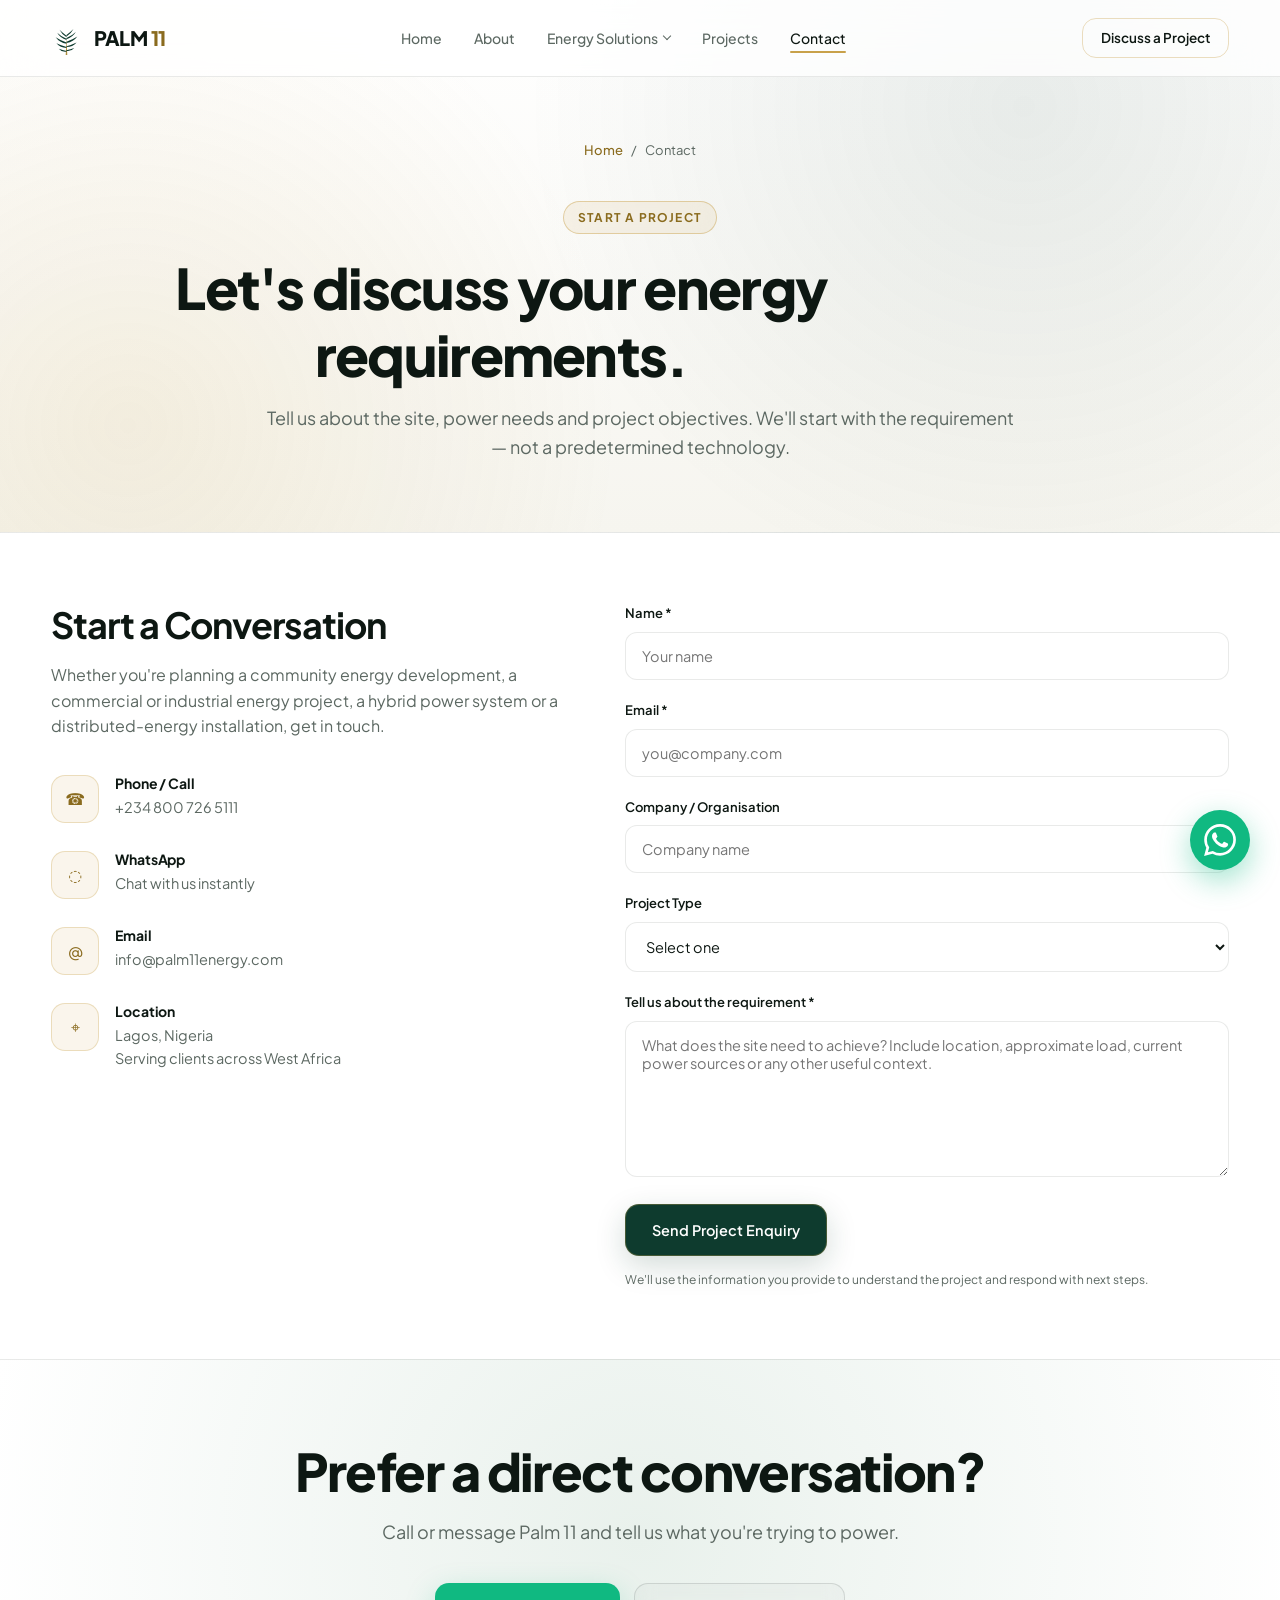
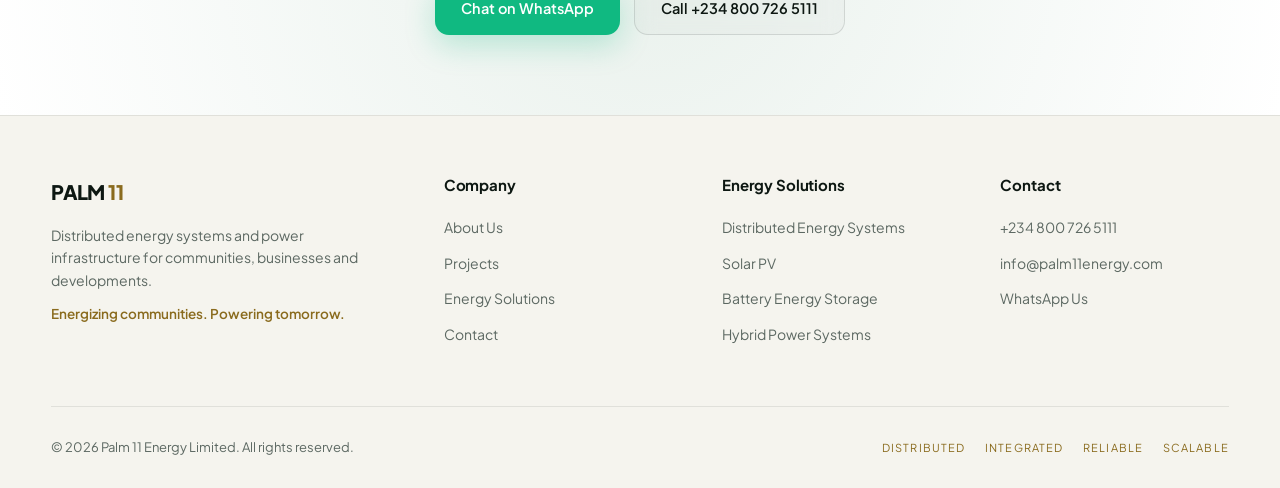
<file: contact.html>
<!DOCTYPE html><html lang="en"><head><meta charset="UTF-8"><meta name="viewport" content="width=device-width, initial-scale=1.0">
<title>Discuss an Energy Project | Palm 11 Energy</title>
<meta name="description" content="Contact Palm 11 Energy to discuss a distributed energy, solar PV, battery storage, hybrid power, community energy or commercial &amp; industrial energy project.">
<meta name="robots" content="index, follow"><link rel="canonical" href="https://www.palm11energy.com/contact.html">
<meta property="og:title" content="Discuss an Energy Project | Palm 11 Energy">
<meta property="og:description" content="Start a conversation about your energy requirements.">
<meta property="og:image" content="https://www.palm11energy.com/images/og-contact.jpg">
<link rel="stylesheet" href="css/styles.css"><link rel="icon" type="image/svg+xml" href="images/logo-mark.svg"></head><body>
<header class="site-header">
  <div class="container nav-wrapper">
    <a href="index.html" class="logo" aria-label="Palm 11 Energy Home">
  <img src="images/logo-mark.svg" class="logo-mark" alt="" aria-hidden="true">
  <span class="logo-text">PALM <span>11</span></span>
</a>
    <nav class="nav-menu" aria-label="Main navigation"><a href="index.html" class="">Home</a>
        <a href="about.html" class="">About</a>
        <div class="nav-dropdown">
          <a href="services.html" class="nav-dropdown-trigger " aria-haspopup="true">Energy Solutions <span class="nav-chevron">⌄</span></a>
          <div class="nav-dropdown-menu">
            <a href="services.html#distributed">Distributed Energy Systems <small>Integrated generation + storage</small></a>
            <a href="services.html#solar">Solar PV <small>Commercial + community scale</small></a>
            <a href="services.html#bess">Battery Energy Storage <small>BESS + load management</small></a>
            <a href="services.html#hybrid">Hybrid Power Systems <small>Solar + battery + gas/CNG + grid</small></a>
            <a href="services.html#community">Community Energy <small>Estates + developments</small></a>
            <a href="services.html#ci">Commercial &amp; Industrial <small>Business + industrial energy</small></a>
            <a href="services.html#eaas">Energy-as-a-Service <small>Service-based infrastructure</small></a>
            <a href="services.html#smart">Smart Energy &amp; Monitoring <small>EMS + metering + data</small></a>
          </div>
        </div>
        <a href="projects.html" class="">Projects</a>
        <a href="contact.html" class="active">Contact</a></nav>
    <div class="nav-cta">
      <a href="contact.html" class="btn btn-outline">Discuss a Project</a>
    </div>
    <button class="mobile-toggle" aria-label="Toggle menu" aria-expanded="false"><span></span><span></span><span></span></button>
  </div>
</header>

<section class="page-hero"><div class="container">
  <div class="breadcrumb"><a href="index.html">Home</a><span>/</span><span>Contact</span></div>
  <span class="eyebrow">Start a Project</span>
  <h1>Let's discuss your energy requirements.</h1>
  <p>Tell us about the site, power needs and project objectives. We'll start with the requirement — not a predetermined technology.</p>
</div></section>

<section class="section"><div class="container"><div class="contact-grid">
  <div class="contact-info">
    <h2>Start a Conversation</h2>
    <p>Whether you're planning a community energy development, a commercial or industrial energy project, a hybrid power system or a distributed-energy installation, get in touch.</p>
    <div class="contact-item"><div class="icon">☎</div><div><h4>Phone / Call</h4><p><a href="tel:+2348007265111">+234 800 726 5111</a></p></div></div>
    <div class="contact-item"><div class="icon">◌</div><div><h4>WhatsApp</h4><p><a href="https://wa.me/2348007265111" target="_blank" rel="noopener">Chat with us instantly</a></p></div></div>
    <div class="contact-item"><div class="icon">@</div><div><h4>Email</h4><p><a href="mailto:info@palm11energy.com">info@palm11energy.com</a></p></div></div>
    <div class="contact-item"><div class="icon">⌖</div><div><h4>Location</h4><p>Lagos, Nigeria<br>Serving clients across West Africa</p></div></div>
  </div>

  <div class="contact-form-wrap">
    <form id="contactForm">
      <div class="form-grid">
        <div class="form-group"><label for="name">Name *</label><input id="name" name="name" type="text" required placeholder="Your name"></div>
        <div class="form-group"><label for="email">Email *</label><input id="email" name="email" type="email" required placeholder="you@company.com"></div>
      </div>
      <div class="form-grid">
        <div class="form-group"><label for="company">Company / Organisation</label><input id="company" name="company" type="text" placeholder="Company name"></div>
        <div class="form-group"><label for="projectType">Project Type</label>
          <select id="projectType" name="projectType">
            <option value="">Select one</option>
            <option>Distributed Energy System</option>
            <option>Solar PV</option>
            <option>Battery Energy Storage (BESS)</option>
            <option>Hybrid Power System</option>
            <option>Gas / CNG Generation</option>
            <option>Community Energy / Estate</option>
            <option>Commercial &amp; Industrial Energy</option>
            <option>Energy-as-a-Service</option>
            <option>Smart Energy / Monitoring</option>
            <option>Other / Not Sure</option>
          </select>
        </div>
      </div>
      <div class="form-group"><label for="message">Tell us about the requirement *</label><textarea id="message" name="message" rows="7" required placeholder="What does the site need to achieve? Include location, approximate load, current power sources or any other useful context."></textarea></div>
      <button type="submit" class="btn btn-primary">Send Project Enquiry</button>
      <p class="form-note">We'll use the information you provide to understand the project and respond with next steps.</p>
    </form>
  </div>
</div></div></section>

<section class="cta-banner"><div class="container">
  <h2>Prefer a direct conversation?</h2>
  <p>Call or message Palm 11 and tell us what you're trying to power.</p>
  <div class="cta-actions">
    <a href="https://wa.me/2348007265111?text=Hello%20Palm%2011%2C%20I%27d%20like%20to%20discuss%20an%20energy%20project" class="btn btn-whatsapp" target="_blank" rel="noopener">Chat on WhatsApp</a>
    <a href="tel:+2348007265111" class="btn btn-outline-white">Call +234 800 726 5111</a>
  </div>
</div></section>

<footer class="site-footer">
  <div class="container">
    <div class="footer-grid">
      <div class="footer-brand">
        <a href="index.html" class="logo-text">PALM <span style="color:var(--gold-ink)">11</span></a>
        <p>Distributed energy systems and power infrastructure for communities, businesses and developments.</p>
        <p class="tagline">Energizing communities. Powering tomorrow.</p>
      </div>
      <div class="footer-col"><h4>Company</h4><ul>
        <li><a href="about.html">About Us</a></li><li><a href="projects.html">Projects</a></li><li><a href="services.html">Energy Solutions</a></li><li><a href="contact.html">Contact</a></li>
      </ul></div>
      <div class="footer-col"><h4>Energy Solutions</h4><ul>
        <li><a href="services.html#distributed">Distributed Energy Systems</a></li>
        <li><a href="services.html#solar">Solar PV</a></li>
        <li><a href="services.html#bess">Battery Energy Storage</a></li>
        <li><a href="services.html#hybrid">Hybrid Power Systems</a></li>
      </ul></div>
      <div class="footer-col"><h4>Contact</h4><ul>
        <li><a href="tel:+2348007265111">+234 800 726 5111</a></li>
        <li><a href="mailto:info@palm11energy.com">info@palm11energy.com</a></li>
        <li><a href="https://wa.me/2348007265111" target="_blank" rel="noopener">WhatsApp Us</a></li>
      </ul></div>
    </div>
    <div class="footer-bottom"><p>© 2026 Palm 11 Energy Limited. All rights reserved.</p><div class="values"><span>Distributed</span><span>Integrated</span><span>Reliable</span><span>Scalable</span></div></div>
  </div>
</footer>
<a href="https://wa.me/2348007265111?text=Hello%20Palm%2011%2C%20I%27d%20like%20to%20discuss%20an%20energy%20project" class="whatsapp-float" target="_blank" rel="noopener" aria-label="Chat on WhatsApp"><svg viewBox="0 0 24 24"><path d="M17.472 14.382c-.297-.149-1.758-.867-2.03-.967-.273-.099-.471-.148-.67.15-.197.297-.767.966-.94 1.164-.173.199-.347.223-.644.075-.297-.15-1.255-.463-2.39-1.475-.883-.788-1.48-1.761-1.653-2.059-.173-.297-.018-.458.13-.606.134-.133.298-.347.446-.52.149-.174.198-.298.298-.497.099-.198.05-.371-.025-.52-.075-.149-.669-1.612-.916-2.207-.242-.579-.487-.5-.669-.51-.173-.008-.371-.01-.57-.01-.198 0-.52.074-.792.372-.272.297-1.04 1.016-1.04 2.479 0 1.462 1.065 2.875 1.213 3.074.149.198 2.096 3.2 5.077 4.487.709.306 1.262.489 1.694.625.712.227 1.36.195 1.871.118.571-.085 1.758-.719 2.006-1.413.248-.694.248-1.289.173-1.413-.074-.124-.272-.198-.57-.347m-5.421 7.403h-.004a9.87 9.87 0 01-5.031-1.378l-.361-.214-3.741.982.998-3.648-.235-.374a9.86 9.86 0 01-1.51-5.26c.001-5.45 4.436-9.884 9.888-9.884 2.64 0 5.122 1.03 6.988 2.898a9.825 9.825 0 012.893 6.994c-.003 5.45-4.435 9.884-9.885 9.884m8.413-18.297A11.815 11.815 0 0012.05 0C5.495 0 .16 5.335.157 11.892c0 2.096.547 4.142 1.588 5.945L.057 24l6.305-1.654a11.882 11.882 0 005.683 1.448h.005c6.554 0 11.89-5.335 11.893-11.893a11.821 11.821 0 00-3.48-8.413z"/></svg></a>
<script src="js/main.js"></script></body></html>
</file>
<file: css/styles.css>
/* ============================================
   PALM 11 ENERGY LIMITED
   Modern premium design system
   Font: Plus Jakarta Sans
   ============================================ */

@import url('https://fonts.googleapis.com/css2?family=Plus+Jakarta+Sans:wght@300;400;500;600;700;800&display=swap');

:root {
  --bg: #ffffff;
  --bg-surface: #f7f6f1;
  --bg-card: #ffffff;
  --border: rgba(200, 161, 74, 0.35);
  --border-light: rgba(13, 23, 18, 0.09);
  --gold: #C8A14A;
  --gold-light: #e2be68;
  --gold-ink: #8a6b1e;
  --emerald-dark: #0E3B2E;
  --emerald-glow: rgba(14, 59, 46, 0.12);
  --text-main: #0d1712;
  --text-muted: #5c6862;
  --cream: #f4f3ed;
  --white: #ffffff;
  --shadow: 0 10px 30px rgba(13, 23, 18, 0.08);
  --shadow-lg: 0 25px 50px rgba(13, 23, 18, 0.12);
  --radius: 16px;
  --radius-lg: 24px;
  --radius-xl: 28px;
  --transition: all 0.3s cubic-bezier(0.16, 1, 0.3, 1);
}

*, *::before, *::after {
  box-sizing: border-box;
  margin: 0;
  padding: 0;
}

html {
  scroll-behavior: smooth;
  font-size: 16px;
}

body {
  font-family: 'Plus Jakarta Sans', system-ui, -apple-system, sans-serif;
  line-height: 1.6;
  background: var(--bg);
  color: var(--text-main);
  overflow-x: hidden;
  -webkit-font-smoothing: antialiased;
}

img {
  max-width: 100%;
  height: auto;
  display: block;
}

a {
  text-decoration: none;
  color: inherit;
  transition: var(--transition);
}

ul, ol {
  list-style: none;
}

h1, h2, h3, h4, h5, h6 {
  font-family: 'Plus Jakarta Sans', sans-serif;
  font-weight: 700;
  line-height: 1.2;
  color: var(--text-main);
  letter-spacing: -0.03em;
}

.container {
  width: min(1200px, 92%);
  margin: 0 auto;
}

.section {
  padding: 70px 0;
}

.section-header {
  text-align: center;
  max-width: 700px;
  margin: 0 auto 50px;
}

.section-header .eyebrow {
  margin-bottom: 12px;
}

.section-header h2 {
  font-size: clamp(32px, 4.5vw, 48px);
  font-weight: 700;
  letter-spacing: -0.03em;
  margin-top: 12px;
  margin-bottom: 16px;
}

.section-header p {
  color: var(--text-muted);
  font-size: 17px;
}

.eyebrow {
  display: inline-flex;
  align-items: center;
  padding: 6px 14px;
  margin-bottom: 20px;
  border: 1px solid rgba(200, 161, 74, 0.45);
  border-radius: 999px;
  background: rgba(200, 161, 74, 0.1);
  backdrop-filter: blur(12px);
  color: var(--gold-ink);
  font-size: 12px;
  font-weight: 700;
  letter-spacing: 0.1em;
  text-transform: uppercase;
}

.btn {
  display: inline-flex;
  align-items: center;
  justify-content: center;
  gap: 8px;
  min-height: 52px;
  padding: 0 26px;
  border-radius: 14px;
  font-family: 'Plus Jakarta Sans', sans-serif;
  font-weight: 600;
  font-size: 14.5px;
  border: none;
  cursor: pointer;
  white-space: nowrap;
  transition: var(--transition);
}

.btn-gold {
  background: linear-gradient(135deg, var(--gold) 0%, #b38b36 100%);
  color: #050b08;
  box-shadow: 0 10px 30px rgba(200, 161, 74, 0.25);
}

.btn-gold:hover {
  transform: translateY(-2px);
  background: linear-gradient(135deg, var(--gold-light) 0%, var(--gold) 100%);
  box-shadow: 0 15px 35px rgba(200, 161, 74, 0.4);
}

.btn-outline {
  background: transparent;
  color: var(--text-main);
  border: 1px solid var(--border);
}

.btn-outline:hover {
  background: rgba(200, 161, 74, 0.08);
  border-color: var(--gold);
}

.btn-outline-white {
  background: rgba(13, 23, 18, 0.02);
  color: var(--text-main);
  border: 1px solid rgba(13, 23, 18, 0.12);
  backdrop-filter: blur(10px);
}

.btn-outline-white:hover {
  background: rgba(13, 23, 18, 0.05);
  border-color: rgba(13, 23, 18, 0.28);
}

.btn-whatsapp {
  background: #10b981;
  color: #fff;
  box-shadow: 0 10px 30px rgba(16, 185, 129, 0.25);
}

.btn-whatsapp:hover {
  transform: translateY(-2px);
  background: #059669;
  box-shadow: 0 15px 35px rgba(16, 185, 129, 0.4);
}

.btn-primary {
  background: var(--emerald-dark);
  color: #fff;
  border: 1px solid rgba(200, 161, 74, 0.3);
  box-shadow: 0 10px 30px rgba(14, 59, 46, 0.18);
}

.btn-primary:hover {
  transform: translateY(-2px);
  background: #154c3c;
  border-color: var(--gold);
}

.site-header {
  position: fixed;
  top: 0;
  width: 100%;
  z-index: 1000;
  padding: 18px 0;
  background: rgba(255, 255, 255, 0.78);
  backdrop-filter: blur(20px);
  -webkit-backdrop-filter: blur(20px);
  border-bottom: 1px solid var(--border-light);
  transition: var(--transition);
}

.site-header.scrolled {
  background: rgba(255, 255, 255, 0.92);
  box-shadow: 0 4px 20px rgba(13, 23, 18, 0.06);
}

.nav-wrapper {
  display: flex;
  align-items: center;
  justify-content: space-between;
  gap: 20px;
}

.logo {
  display: flex;
  align-items: center;
  gap: 12px;
}

.logo-mark {
  height: 38px;
  width: auto;
}

.logo-text {
  font-size: 20px;
  font-weight: 800;
  letter-spacing: -0.03em;
  color: var(--text-main);
}

.logo-text span {
  color: var(--gold-ink);
}

.nav-menu {
  display: flex;
  gap: 32px;
  align-items: center;
}

.nav-menu a {
  font-size: 14px;
  font-weight: 500;
  color: var(--text-muted);
  transition: color 0.2s ease;
  position: relative;
}

.nav-menu a:hover,
.nav-menu a.active {
  color: var(--text-main);
}

.nav-menu a.active::after {
  content: '';
  position: absolute;
  bottom: -4px;
  left: 0;
  width: 100%;
  height: 2px;
  background: var(--gold);
  border-radius: 2px;
}

.nav-cta {
  display: flex;
  gap: 12px;
  align-items: center;
}

.nav-cta .btn {
  min-height: 40px;
  padding: 0 18px;
  font-size: 13.5px;
}

.mobile-toggle {
  display: none;
  background: none;
  border: none;
  cursor: pointer;
  flex-direction: column;
  gap: 5px;
  padding: 8px;
}

.mobile-toggle span {
  display: block;
  width: 24px;
  height: 2px;
  background: var(--text-main);
  border-radius: 2px;
  transition: var(--transition);
}

.hero {
  min-height: auto;
  display: flex;
  align-items: center;
  padding: 130px 0 70px;
  position: relative;
  background:
    radial-gradient(circle at 80% 20%, rgba(14, 59, 46, 0.09), transparent 45%),
    radial-gradient(circle at 10% 80%, rgba(200, 161, 74, 0.14), transparent 40%),
    linear-gradient(180deg, #ffffff 0%, #f6f5ef 100%);
}

.hero-content {
  max-width: 820px;
}

.hero h1 {
  font-size: clamp(42px, 7vw, 76px);
  font-weight: 800;
  letter-spacing: -0.035em;
  line-height: 1.08;
  margin-bottom: 24px;
  color: var(--text-main);
}

.hero h1 span {
  background: linear-gradient(135deg, var(--gold) 0%, var(--gold-ink) 100%);
  -webkit-background-clip: text;
  -webkit-text-fill-color: transparent;
  background-clip: text;
}

.hero p {
  font-size: 19px;
  color: var(--text-muted);
  max-width: 700px;
  margin-bottom: 36px;
  font-weight: 400;
}

.hero-actions {
  display: flex;
  gap: 16px;
  flex-wrap: wrap;
  margin-bottom: 40px;
}

.hero-stats {
  display: flex;
  flex-wrap: wrap;
  gap: 40px;
  padding-top: 30px;
  border-top: 1px solid var(--border-light);
}

.stat-item h3 {
  font-size: 34px;
  font-weight: 800;
  color: var(--gold-ink);
  letter-spacing: -0.03em;
  margin-bottom: 4px;
}

.stat-item p {
  font-size: 13.5px;
  color: var(--text-muted);
  margin-bottom: 0;
}

.values-bar {
  background: var(--bg-surface);
  border-top: 1px solid var(--border-light);
  border-bottom: 1px solid var(--border-light);
  padding: 20px 0;
}

.values-bar .container {
  display: flex;
  justify-content: space-around;
  align-items: center;
  flex-wrap: wrap;
  gap: 20px;
  text-transform: uppercase;
  font-size: 13px;
  font-weight: 700;
  letter-spacing: 0.15em;
  color: var(--gold-ink);
}

.values-bar span {
  display: inline-flex;
  align-items: center;
  gap: 10px;
}

.values-bar span::before {
  content: "✦";
  color: var(--text-muted);
  font-size: 10px;
}

.about-preview {
  background: var(--bg);
}

.about-grid {
  display: grid;
  grid-template-columns: 1fr 1fr;
  gap: 60px;
  align-items: center;
}

.about-image {
  position: relative;
  border-radius: var(--radius-xl);
  overflow: hidden;
  border: 1px solid var(--border);
  box-shadow: 0 30px 60px rgba(13, 23, 18, 0.12);
}

.about-image img {
  width: 100%;
  height: 100%;
  min-height: 380px;
  object-fit: cover;
  display: block;
  transition: transform 0.6s cubic-bezier(0.16, 1, 0.3, 1);
}

.about-image:hover img {
  transform: scale(1.03);
}

.about-content h2 {
  font-size: clamp(28px, 3.5vw, 42px);
  font-weight: 700;
  letter-spacing: -0.03em;
  margin: 12px 0 20px;
}

.about-content p {
  color: var(--text-muted);
  font-size: 16px;
  margin-bottom: 20px;
}

.about-content .btn {
  margin-top: 12px;
}

.services-grid {
  display: grid;
  grid-template-columns: repeat(3, 1fr);
  gap: 24px;
}

.service-card {
  background: var(--bg-surface);
  border: 1px solid var(--border-light);
  border-radius: var(--radius-lg);
  padding: 38px 32px;
  transition: var(--transition);
  position: relative;
  overflow: hidden;
  display: flex;
  flex-direction: column;
}

.service-card::before {
  content: '';
  position: absolute;
  top: 0;
  left: 0;
  width: 100%;
  height: 2px;
  background: linear-gradient(90deg, transparent, var(--gold), transparent);
  opacity: 0;
  transition: opacity 0.3s ease;
}

.service-card:hover {
  transform: translateY(-6px);
  border-color: var(--border);
  background: var(--bg-card);
  box-shadow: var(--shadow-lg);
}

.service-card:hover::before {
  opacity: 1;
}

.service-icon {
  width: 56px;
  height: 56px;
  border-radius: 16px;
  background: rgba(200, 161, 74, 0.1);
  border: 1px solid rgba(200, 161, 74, 0.3);
  display: flex;
  align-items: center;
  justify-content: center;
  color: var(--gold-ink);
  margin-bottom: 24px;
}

.service-icon svg {
  width: 26px;
  height: 26px;
}

.service-card h3 {
  font-size: 20px;
  font-weight: 700;
  letter-spacing: -0.02em;
  margin-bottom: 12px;
}

.service-card p {
  color: var(--text-muted);
  font-size: 14.5px;
  margin-bottom: 24px;
  flex-grow: 1;
}

.service-card a {
  font-size: 14px;
  font-weight: 600;
  color: var(--gold-ink);
  display: inline-flex;
  align-items: center;
  gap: 6px;
  transition: gap 0.2s ease;
}

.service-card a:hover {
  gap: 10px;
}

.projects-grid {
  display: grid;
  grid-template-columns: repeat(2, 1fr);
  gap: 30px;
}

.project-card {
  background: var(--bg-card);
  border: 1px solid var(--border-light);
  border-radius: var(--radius-xl);
  overflow: hidden;
  transition: var(--transition);
}

.project-card:hover {
  transform: translateY(-6px);
  border-color: var(--border);
  box-shadow: 0 30px 60px rgba(13, 23, 18, 0.12);
}

.project-image {
  position: relative;
  height: 260px;
  overflow: hidden;
}

.project-image img {
  width: 100%;
  height: 100%;
  object-fit: cover;
  transition: transform 0.6s cubic-bezier(0.16, 1, 0.3, 1);
}

.project-card:hover .project-image img {
  transform: scale(1.05);
}

.project-badge {
  position: absolute;
  top: 18px;
  right: 18px;
  background: rgba(255, 255, 255, 0.9);
  backdrop-filter: blur(12px);
  border: 1px solid var(--border);
  color: var(--gold-ink);
  padding: 6px 14px;
  border-radius: 99px;
  font-size: 12px;
  font-weight: 600;
}

.project-body {
  padding: 34px;
}

.project-body h3 {
  font-size: 22px;
  font-weight: 700;
  letter-spacing: -0.02em;
  margin-bottom: 10px;
}

.project-meta {
  display: flex;
  gap: 16px;
  font-size: 13px;
  color: var(--text-muted);
  margin-bottom: 16px;
  flex-wrap: wrap;
}

.project-body p {
  color: var(--text-muted);
  font-size: 15px;
  margin-bottom: 24px;
}

.project-stats {
  display: grid;
  grid-template-columns: repeat(3, 1fr);
  gap: 12px;
  padding-top: 20px;
  border-top: 1px solid var(--border-light);
}

.project-stats div strong {
  display: block;
  font-size: 17px;
  color: var(--text-main);
  font-weight: 700;
}

.project-stats div span {
  font-size: 12px;
  color: var(--text-muted);
}

.cta-banner {
  padding: 80px 0;
  background: radial-gradient(circle at center, #e9f1ec 0%, var(--bg) 100%);
  text-align: center;
  position: relative;
  overflow: hidden;
  border-top: 1px solid var(--border-light);
}

.cta-banner h2 {
  font-size: clamp(34px, 5vw, 52px);
  font-weight: 800;
  letter-spacing: -0.03em;
  margin-bottom: 16px;
  color: var(--text-main);
}

.cta-banner p {
  color: var(--text-muted);
  font-size: 18px;
  max-width: 640px;
  margin: 0 auto 36px;
}

.cta-actions {
  display: flex;
  justify-content: center;
  gap: 14px;
  flex-wrap: wrap;
}

.page-hero {
  padding: 140px 0 70px;
  text-align: center;
  background:
    radial-gradient(circle at 80% 20%, rgba(14, 59, 46, 0.09), transparent 45%),
    radial-gradient(circle at 10% 80%, rgba(200, 161, 74, 0.12), transparent 40%),
    linear-gradient(180deg, #ffffff 0%, #f6f5ef 100%);
  border-bottom: 1px solid var(--border-light);
}

.page-hero h1 {
  font-size: clamp(36px, 5vw, 56px);
  font-weight: 800;
  letter-spacing: -0.03em;
  margin-bottom: 16px;
  color: var(--text-main);
}

.page-hero p {
  max-width: 560px;
  margin: 0 auto;
  color: var(--text-muted);
  font-size: 18px;
}

.breadcrumb {
  display: flex;
  justify-content: center;
  gap: 8px;
  margin-bottom: 20px;
  font-size: 13px;
  color: var(--text-muted);
}

.breadcrumb a {
  color: var(--gold-ink);
  font-weight: 500;
}

.breadcrumb a:hover {
  color: var(--gold);
}

.mission-vision {
  display: grid;
  grid-template-columns: 1fr 1fr;
  gap: 28px;
}

.mv-card {
  background: var(--bg-surface);
  padding: 40px;
  border-radius: var(--radius-lg);
  border: 1px solid var(--border-light);
  border-left: 4px solid var(--gold);
}

.mv-card h3 {
  margin-bottom: 16px;
  font-size: 22px;
}

.mv-card p {
  color: var(--text-muted);
  font-size: 15px;
}

.values-grid {
  display: grid;
  grid-template-columns: repeat(4, 1fr);
  gap: 24px;
}

.value-card {
  text-align: center;
  padding: 36px 24px;
  background: var(--bg-surface);
  border: 1px solid var(--border-light);
  border-radius: var(--radius-lg);
  transition: var(--transition);
}

.value-card:hover {
  box-shadow: var(--shadow);
  border-color: var(--border);
  transform: translateY(-4px);
}

.value-card .icon {
  width: 64px;
  height: 64px;
  margin: 0 auto 20px;
  background: rgba(200, 161, 74, 0.1);
  border: 1px solid rgba(200, 161, 74, 0.3);
  border-radius: 50%;
  display: flex;
  align-items: center;
  justify-content: center;
  color: var(--gold-ink);
}

.value-card h4 {
  font-size: 17px;
  margin-bottom: 10px;
}

.value-card p {
  font-size: 14px;
  color: var(--text-muted);
}

.service-detail {
  display: grid;
  grid-template-columns: 1fr 1fr;
  gap: 48px;
  align-items: center;
  margin-bottom: 72px;
}

.service-detail:nth-child(even) {
  direction: rtl;
}

.service-detail:nth-child(even) > * {
  direction: ltr;
}

.service-detail-image {
  border-radius: var(--radius-xl);
  overflow: hidden;
  border: 1px solid var(--border);
  box-shadow: 0 20px 50px rgba(13, 23, 18, 0.1);
  height: 340px;
}

.service-detail-image img {
  width: 100%;
  height: 100%;
  object-fit: cover;
}

.service-detail-content h3 {
  font-size: 28px;
  margin-bottom: 16px;
}

.service-detail-content p {
  color: var(--text-muted);
  margin-bottom: 16px;
  font-size: 15.5px;
}

.service-detail-content ul {
  margin: 20px 0 28px;
}

.service-detail-content ul li {
  position: relative;
  padding-left: 28px;
  margin-bottom: 12px;
  color: var(--text-muted);
  font-size: 15px;
}

.service-detail-content ul li::before {
  content: '✓';
  position: absolute;
  left: 0;
  color: var(--gold-ink);
  font-weight: 700;
}

.project-filters {
  display: flex;
  justify-content: center;
  gap: 10px;
  margin-bottom: 40px;
  flex-wrap: wrap;
}

.filter-btn {
  padding: 10px 20px;
  border: 1px solid var(--border-light);
  background: transparent;
  border-radius: 99px;
  font-family: 'Plus Jakarta Sans', sans-serif;
  font-size: 13.5px;
  font-weight: 600;
  cursor: pointer;
  transition: var(--transition);
  color: var(--text-muted);
}

.filter-btn:hover,
.filter-btn.active {
  background: var(--emerald-dark);
  color: #fff;
  border-color: var(--emerald-dark);
}

.contact-grid {
  display: grid;
  grid-template-columns: 1fr 1.15fr;
  gap: 48px;
}

.contact-info h2 {
  font-size: clamp(28px, 3.5vw, 36px);
  margin-bottom: 16px;
}

.contact-info > p {
  color: var(--text-muted);
  margin-bottom: 36px;
  font-size: 16px;
}

.contact-item {
  display: flex;
  gap: 16px;
  margin-bottom: 28px;
}

.contact-item .icon {
  width: 48px;
  height: 48px;
  background: rgba(200, 161, 74, 0.1);
  border: 1px solid rgba(200, 161, 74, 0.3);
  border-radius: 14px;
  display: flex;
  align-items: center;
  justify-content: center;
  flex-shrink: 0;
  color: var(--gold-ink);
}

.contact-item h4 {
  font-size: 14px;
  font-weight: 700;
  margin-bottom: 4px;
  color: var(--text-main);
  letter-spacing: -0.01em;
}

.contact-item p,
.contact-item a {
  color: var(--text-muted);
  font-size: 14.5px;
}

.contact-item a:hover {
  color: var(--gold-ink);
}

.contact-form {
  background: var(--bg-surface);
  padding: 40px;
  border-radius: var(--radius-xl);
  border: 1px solid var(--border-light);
}

.contact-form h3 {
  font-size: 22px;
  margin-bottom: 8px;
}

.form-group {
  margin-bottom: 20px;
}

.form-group label {
  display: block;
  font-size: 13px;
  font-weight: 600;
  margin-bottom: 8px;
  color: var(--text-main);
}

.form-group input,
.form-group select,
.form-group textarea {
  width: 100%;
  padding: 14px 16px;
  border: 1px solid var(--border-light);
  border-radius: 12px;
  font-family: 'Plus Jakarta Sans', sans-serif;
  font-size: 14.5px;
  background: var(--white);
  color: var(--text-main);
  transition: var(--transition);
}

.form-group input:focus,
.form-group select:focus,
.form-group textarea:focus {
  outline: none;
  border-color: var(--gold);
  box-shadow: 0 0 0 3px rgba(200, 161, 74, 0.15);
}

.form-group textarea {
  min-height: 140px;
  resize: vertical;
}

.form-row {
  display: grid;
  grid-template-columns: 1fr 1fr;
  gap: 16px;
}

.site-footer {
  background: #f5f4ee;
  padding: 60px 0 30px;
  border-top: 1px solid var(--border-light);
}

.footer-grid {
  display: grid;
  grid-template-columns: 1.5fr 1fr 1fr 1fr;
  gap: 50px;
  margin-bottom: 50px;
}

.footer-brand .logo-text {
  margin-bottom: 16px;
  display: inline-block;
}

.footer-brand p {
  color: var(--text-muted);
  font-size: 14px;
  margin-bottom: 12px;
}

.footer-brand .tagline {
  color: var(--gold-ink);
  font-weight: 600;
  font-size: 13.5px;
}

.footer-col h4 {
  font-size: 15px;
  font-weight: 700;
  color: var(--text-main);
  margin-bottom: 20px;
  letter-spacing: -0.01em;
}

.footer-col ul li {
  margin-bottom: 12px;
}

.footer-col a {
  font-size: 14px;
  color: var(--text-muted);
  transition: color 0.2s ease;
}

.footer-col a:hover {
  color: var(--gold-ink);
}

.footer-bottom {
  display: flex;
  justify-content: space-between;
  align-items: center;
  padding-top: 30px;
  border-top: 1px solid var(--border-light);
  font-size: 13px;
  color: var(--text-muted);
  flex-wrap: wrap;
  gap: 20px;
}

.footer-bottom .values {
  display: flex;
  gap: 20px;
  text-transform: uppercase;
  font-size: 11px;
  letter-spacing: 0.1em;
  color: var(--gold-ink);
  flex-wrap: wrap;
}

.whatsapp-float {
  position: fixed;
  bottom: 30px;
  right: 30px;
  width: 60px;
  height: 60px;
  background: #10b981;
  border-radius: 50%;
  display: flex;
  align-items: center;
  justify-content: center;
  box-shadow: 0 10px 30px rgba(16, 185, 129, 0.4);
  z-index: 999;
  transition: var(--transition);
}

.whatsapp-float:hover {
  transform: scale(1.1) translateY(-3px);
  box-shadow: 0 15px 40px rgba(16, 185, 129, 0.6);
}

.whatsapp-float svg {
  width: 32px;
  height: 32px;
  fill: #fff;
}

@media (max-width: 960px) {
  .nav-menu {
    position: fixed;
    top: 74px;
    left: 0;
    right: 0;
    background: rgba(255, 255, 255, 0.98);
    backdrop-filter: blur(20px);
    flex-direction: column;
    padding: 28px;
    gap: 20px;
    box-shadow: var(--shadow-lg);
    transform: translateY(-120%);
    opacity: 0;
    visibility: hidden;
    transition: var(--transition);
    border-bottom: 1px solid var(--border-light);
  }

  .nav-menu.open {
    transform: translateY(0);
    opacity: 1;
    visibility: visible;
  }

  .mobile-toggle {
    display: flex;
  }

  .nav-cta {
    display: none;
  }

  .about-grid,
  .contact-grid,
  .service-detail,
  .mission-vision,
  .projects-grid,
  .footer-grid {
    grid-template-columns: 1fr;
  }

  .service-detail:nth-child(even) {
    direction: ltr;
  }

  .services-grid {
    grid-template-columns: repeat(2, 1fr);
  }

  .values-grid {
    grid-template-columns: 1fr 1fr;
  }

  .hero-stats {
    gap: 30px;
  }
}

@media (max-width: 640px) {
  .section {
    padding: 56px 0;
  }

  .services-grid,
  .values-grid {
    grid-template-columns: 1fr;
  }

  .form-row {
    grid-template-columns: 1fr;
  }

  .hero {
    padding-top: 110px;
  }

  .hero-actions,
  .cta-actions {
    flex-direction: column;
  }

  .hero-actions .btn,
  .cta-actions .btn {
    width: 100%;
    justify-content: center;
  }

  .hero-stats {
    gap: 24px;
  }

  .stat-item h3 {
    font-size: 28px;
  }

  .stat-item p {
    font-size: 12.5px;
  }

  .footer-bottom {
    flex-direction: column;
    text-align: center;
  }

  .page-hero {
    padding: 120px 0 56px;
  }

  .contact-form {
    padding: 28px 20px;
  }
}

:focus-visible {
  outline: 2px solid var(--gold);
  outline-offset: 3px;
}

.sr-only {
  position: absolute;
  width: 1px;
  height: 1px;
  padding: 0;
  margin: -1px;
  overflow: hidden;
  clip: rect(0, 0, 0, 0);
  border: 0;
}

/* ============================================
   PALM 11 ENERGY INFRASTRUCTURE UPDATE
   ============================================ */
.nav-dropdown{position:relative;display:flex;align-items:center;height:100%;}
.nav-dropdown-trigger{display:flex!important;align-items:center;gap:6px;}
.nav-chevron{font-size:15px;line-height:1;transform:translateY(-1px);}
.nav-dropdown-menu{position:absolute;top:calc(100% + 18px);left:50%;transform:translateX(-50%) translateY(8px);width:290px;background:#fff;border:1px solid var(--border-light);border-radius:18px;box-shadow:var(--shadow-lg);padding:10px;opacity:0;visibility:hidden;pointer-events:none;transition:var(--transition);}
.nav-dropdown:hover .nav-dropdown-menu,.nav-dropdown:focus-within .nav-dropdown-menu{opacity:1;visibility:visible;pointer-events:auto;transform:translateX(-50%) translateY(0);}
.nav-dropdown-menu a{display:flex!important;flex-direction:column;align-items:flex-start!important;gap:2px;padding:12px 13px;border-radius:11px;font-size:13px;font-weight:700;}
.nav-dropdown-menu a:hover{background:var(--bg-surface);color:var(--emerald-dark);}
.nav-dropdown-menu small{font-size:11px;font-weight:500;color:var(--text-muted);}
.hero-infrastructure{min-height:720px;background:linear-gradient(90deg,rgba(6,29,22,.93) 0%,rgba(6,29,22,.78) 48%,rgba(6,29,22,.30) 100%),url('https://images.unsplash.com/photo-1497435334941-8c899ee9e8e9?w=1800&q=88') center/cover no-repeat;}
.hero-infrastructure .hero-content{max-width:820px;padding:130px 0 80px;}
.hero-infrastructure h1{max-width:900px;}
.hero-infrastructure h1 span{color:var(--gold-light);}
.hero-infrastructure .hero-content>p{max-width:760px;font-size:18px;}
.hero-note{margin-top:28px;color:rgba(255,255,255,.78);font-size:12px;letter-spacing:.08em;text-transform:uppercase;display:flex;align-items:center;gap:10px;flex-wrap:wrap;}
.hero-note span{width:7px;height:7px;background:var(--gold);border-radius:50%;box-shadow:0 0 0 5px rgba(200,161,74,.14);}
.capability-grid{display:grid;grid-template-columns:repeat(3,1fr);gap:16px;}
.capability-card{position:relative;padding:30px;border:1px solid var(--border-light);border-radius:var(--radius-lg);background:#fff;min-height:250px;box-shadow:0 8px 25px rgba(13,23,18,.04);transition:var(--transition);}
.capability-card:hover{transform:translateY(-5px);box-shadow:var(--shadow);border-color:var(--border);}
.capability-card.featured{background:var(--emerald-dark);color:#fff;border-color:rgba(200,161,74,.35);}
.capability-card.featured h3,.capability-card.featured p{color:#fff;}
.capability-card.featured p{color:rgba(255,255,255,.75);}
.capability-card h3{font-size:22px;margin:28px 0 12px;}
.capability-card p{color:var(--text-muted);font-size:14px;margin-bottom:22px;}
.capability-card a{font-size:13px;font-weight:700;color:var(--emerald-dark);}
.capability-card.featured a{color:var(--gold-light);}
.capability-number{font-size:11px;font-weight:800;letter-spacing:.12em;color:var(--gold-ink);}
.capability-card.featured .capability-number{color:var(--gold-light);}
.market-section{background:var(--bg-surface);border-top:1px solid var(--border-light);border-bottom:1px solid var(--border-light);}
.market-grid{display:grid;grid-template-columns:repeat(4,1fr);gap:1px;background:var(--border-light);border:1px solid var(--border-light);border-radius:var(--radius-lg);overflow:hidden;}
.market-grid>div{background:#fff;padding:28px;min-height:145px;display:flex;flex-direction:column;justify-content:space-between;}
.market-grid strong{font-size:19px;}
.market-grid span{font-size:13px;color:var(--text-muted);}
.solution-stack{display:flex;flex-direction:column;gap:22px;}
.solution-block{display:grid;grid-template-columns:70px 1fr 43%;gap:35px;align-items:center;border:1px solid var(--border-light);border-radius:var(--radius-xl);padding:32px;background:#fff;box-shadow:0 8px 28px rgba(13,23,18,.035);scroll-margin-top:110px;}
.solution-block.reverse{grid-template-columns:43% 1fr 70px;}
.solution-block.reverse .solution-index{grid-column:3;grid-row:1;}
.solution-block.reverse .solution-copy{grid-column:2;grid-row:1;}
.solution-block.reverse .solution-image{grid-column:1;grid-row:1;}
.solution-index{align-self:start;font-size:12px;font-weight:800;color:var(--gold-ink);letter-spacing:.12em;padding-top:4px;}
.solution-copy h2{font-size:clamp(28px,3vw,40px);margin:8px 0 15px;}
.solution-copy p{color:var(--text-muted);max-width:650px;}
.solution-copy ul{margin:22px 0 26px;display:grid;grid-template-columns:1fr 1fr;gap:9px 18px;}
.solution-copy li{font-size:13px;color:var(--text-muted);padding-left:18px;position:relative;}
.solution-copy li:before{content:'+';position:absolute;left:0;color:var(--gold-ink);font-weight:800;}
.solution-image{height:340px;border-radius:18px;overflow:hidden;}
.solution-image img{width:100%;height:100%;object-fit:cover;}
.process-grid{display:grid;grid-template-columns:repeat(4,1fr);gap:14px;}
.process-grid>div{padding:26px;background:#fff;border:1px solid var(--border-light);border-radius:18px;}
.process-grid span{font-size:12px;font-weight:800;color:var(--gold-ink);letter-spacing:.12em;}
.process-grid h3{margin:20px 0 8px;}
.process-grid p{font-size:13px;color:var(--text-muted);}
.page-hero .eyebrow{margin-top:20px;}
.page-hero h1{max-width:900px;}
.page-hero p{max-width:760px;}
.project-preview{background:var(--bg-surface);border-top:1px solid var(--border-light);border-bottom:1px solid var(--border-light);}
.form-note{font-size:12px;color:var(--text-muted);margin-top:14px;}
@media(max-width:1000px){.capability-grid{grid-template-columns:repeat(2,1fr)}.market-grid{grid-template-columns:repeat(2,1fr)}.process-grid{grid-template-columns:repeat(2,1fr)}.solution-block,.solution-block.reverse{grid-template-columns:1fr}.solution-block.reverse .solution-index,.solution-block.reverse .solution-copy,.solution-block.reverse .solution-image{grid-column:auto;grid-row:auto}.solution-index{order:0}.solution-copy{order:1}.solution-image{order:2}.nav-dropdown-menu{left:auto;right:0;transform:translateY(8px)}.nav-dropdown:hover .nav-dropdown-menu,.nav-dropdown:focus-within .nav-dropdown-menu{transform:translateY(0)}}
@media(max-width:760px){.site-header{padding:12px 0}.nav-cta{display:none}.nav-menu{gap:0}.nav-dropdown-menu{position:static;width:100%;transform:none;opacity:1;visibility:visible;pointer-events:auto;box-shadow:none;border:0;padding:0 0 0 12px;display:none}.nav-dropdown:focus-within .nav-dropdown-menu,.nav-menu.open .nav-dropdown-menu{display:block}.nav-dropdown-menu a{padding:9px}.hero-infrastructure{min-height:680px}.hero-infrastructure .hero-content{padding:105px 0 55px}.hero-infrastructure .hero-content>p{font-size:16px}.capability-grid,.market-grid,.process-grid{grid-template-columns:1fr}.capability-card{min-height:auto}.solution-block{padding:24px}.solution-copy ul{grid-template-columns:1fr}.solution-image{height:250px}.page-hero{padding:120px 0 60px!important}}
/* ============================================
   PALM 11 — DISTRIBUTED ENERGY UPDATE
   Additions: capability-6, energy flow, tags,
   featured project, status badges
   ============================================ */

/* 6-up capability grid */
.capability-grid-6 {
  grid-template-columns: repeat(3, 1fr);
}
.capability-grid-6 .capability-card {
  min-height: 230px;
}
.capability-grid-6 .capability-card h3 {
  margin-top: 22px;
}

/* Energy flow diagram */
.energy-flow-section {
  background:
    radial-gradient(circle at 20% 0%, rgba(200, 161, 74, 0.06), transparent 40%),
    radial-gradient(circle at 90% 100%, rgba(14, 59, 46, 0.05), transparent 45%),
    var(--bg);
  border-top: 1px solid var(--border-light);
}

.energy-flow {
  display: flex;
  align-items: center;
  justify-content: center;
  gap: 24px;
  flex-wrap: wrap;
  padding: 44px 32px;
  background: linear-gradient(135deg, #ffffff 0%, var(--bg-surface) 100%);
  border: 1px solid var(--border-light);
  border-radius: var(--radius-xl);
  box-shadow: 0 20px 50px rgba(13, 23, 18, 0.06);
  margin-bottom: 26px;
}

.flow-sources {
  display: grid;
  grid-template-columns: repeat(3, minmax(0, 1fr));
  gap: 10px;
  flex: 0 0 auto;
  min-width: 320px;
}

.flow-node {
  padding: 14px 16px;
  background: #ffffff;
  border: 1px solid var(--border-light);
  border-radius: 12px;
  font-size: 13px;
  font-weight: 700;
  text-align: center;
  color: var(--text-main);
  letter-spacing: -0.01em;
  transition: var(--transition);
}

.flow-node-ems {
  background: rgba(14, 59, 46, 0.06);
  border-color: rgba(14, 59, 46, 0.18);
  color: var(--emerald-dark);
}

.flow-node:hover {
  border-color: var(--gold);
  transform: translateY(-2px);
}

.flow-core {
  background: var(--emerald-dark);
  color: #ffffff;
  border-color: var(--emerald-dark);
  padding: 26px 30px;
  font-size: 15px;
  border-radius: 18px;
  box-shadow: 0 20px 45px rgba(14, 59, 46, 0.25);
  position: relative;
  white-space: nowrap;
}
.flow-core::before {
  content: '';
  position: absolute;
  inset: -4px;
  border-radius: 22px;
  border: 1px solid rgba(200, 161, 74, 0.4);
  pointer-events: none;
}

.flow-customer {
  background: linear-gradient(135deg, var(--gold) 0%, #b38b36 100%);
  color: #050b08;
  border-color: transparent;
  padding: 26px 30px;
  font-size: 15px;
  border-radius: 18px;
  box-shadow: 0 20px 45px rgba(200, 161, 74, 0.28);
  white-space: nowrap;
}

.flow-arrow {
  font-size: 22px;
  color: var(--gold);
  font-weight: 800;
  line-height: 1;
}

.flow-legend {
  display: flex;
  justify-content: center;
  flex-wrap: wrap;
  gap: 22px;
  font-size: 12.5px;
  color: var(--text-muted);
  letter-spacing: 0.02em;
}
.flow-legend span {
  display: inline-flex;
  align-items: center;
  gap: 8px;
}
.flow-legend .dot {
  width: 9px;
  height: 9px;
  border-radius: 50%;
  display: inline-block;
}
.dot-grid { background: #6b7c74; }
.dot-solar { background: #d4a53a; }
.dot-storage { background: #0E3B2E; }
.dot-gen { background: #8a6b1e; }
.dot-ems { background: #2f7d63; }

/* Tech tags */
.tech-tags {
  display: flex;
  flex-wrap: wrap;
  gap: 8px;
  margin-bottom: 18px;
}
.tech-tags span {
  display: inline-flex;
  align-items: center;
  padding: 5px 12px;
  border-radius: 99px;
  background: rgba(200, 161, 74, 0.08);
  border: 1px solid rgba(200, 161, 74, 0.3);
  font-size: 11.5px;
  font-weight: 600;
  color: var(--gold-ink);
  letter-spacing: 0.01em;
}
.tech-tags-lg span {
  padding: 8px 15px;
  font-size: 12.5px;
}

/* Featured / Debojo project */
.featured-project {
  background: linear-gradient(180deg, #ffffff 0%, #faf8f1 100%);
  border-bottom: 1px solid var(--border-light);
}

.featured-project-head {
  max-width: 900px;
  margin-bottom: 40px;
}
.featured-project-head h2 {
  font-size: clamp(30px, 4vw, 46px);
  font-weight: 800;
  letter-spacing: -0.03em;
  margin: 12px 0 18px;
}
.featured-project-meta {
  display: flex;
  gap: 28px;
  flex-wrap: wrap;
  font-size: 14px;
  color: var(--text-muted);
}
.featured-project-meta strong {
  color: var(--text-main);
  font-weight: 600;
  margin-right: 4px;
}
.status {
  font-style: normal;
  padding: 3px 10px;
  border-radius: 99px;
  font-size: 12px;
  font-weight: 700;
  letter-spacing: 0.02em;
}
.status-dev {
  background: rgba(200, 161, 74, 0.14);
  color: var(--gold-ink);
  border: 1px solid rgba(200, 161, 74, 0.4);
}

.featured-project-grid {
  display: grid;
  grid-template-columns: 1.15fr 1fr;
  gap: 44px;
  align-items: center;
}
.featured-project-image {
  border-radius: var(--radius-xl);
  overflow: hidden;
  border: 1px solid var(--border);
  box-shadow: 0 30px 60px rgba(13, 23, 18, 0.14);
  height: 420px;
}
.featured-project-image img {
  width: 100%;
  height: 100%;
  object-fit: cover;
}
.featured-project-copy p {
  color: var(--text-muted);
  font-size: 16.5px;
  margin-bottom: 24px;
}

.case-study-note {
  margin-top: 44px;
  padding: 26px 30px;
  background: #fff;
  border: 1px dashed var(--border);
  border-radius: var(--radius-lg);
  font-size: 14px;
  color: var(--text-muted);
}
.case-study-note strong {
  color: var(--text-main);
}

/* Status badge on project card */
.project-badge-status {
  background: rgba(14, 59, 46, 0.9);
  color: #fff;
  border-color: transparent;
}

.project-card-featured {
  border: 1px solid var(--border);
  box-shadow: 0 20px 50px rgba(13, 23, 18, 0.08);
}
.project-link {
  display: inline-flex;
  font-size: 13.5px;
  font-weight: 700;
  color: var(--emerald-dark);
  margin-top: 12px;
  transition: gap 0.2s ease;
}
.project-link:hover { color: var(--gold-ink); }

.project-preview-cta {
  text-align: center;
  margin-top: 42px;
}

/* Refined footer multi-column for service list */
.footer-col ul li { margin-bottom: 10px; }

/* Responsive */
@media (max-width: 1000px) {
  .capability-grid-6 { grid-template-columns: repeat(2, 1fr); }
  .featured-project-grid { grid-template-columns: 1fr; gap: 30px; }
  .featured-project-image { height: 320px; }
  .flow-sources { min-width: auto; grid-template-columns: repeat(3, minmax(0, 1fr)); flex: 1 1 100%; }
}

@media (max-width: 760px) {
  .energy-flow { padding: 28px 20px; gap: 16px; }
  .flow-sources { grid-template-columns: 1fr 1fr; }
  .flow-core,
  .flow-customer { padding: 20px 22px; font-size: 14px; white-space: normal; text-align: center; }
  .flow-arrow { transform: rotate(90deg); }
  .capability-grid-6 { grid-template-columns: 1fr; }
  .featured-project-meta { gap: 12px; flex-direction: column; align-items: flex-start; }
  .flow-legend { gap: 12px; font-size: 11.5px; }
}
/* CMS-ready project case study */
.featured-project-image { position: relative; margin: 0; }
.featured-project-image figcaption { position: absolute; inset: auto 0 0; padding: 11px 16px; color: #fff; background: linear-gradient(transparent, rgba(10, 20, 15, .78)); font-size: 12px; }
.featured-project-copy .project-lede { color: var(--text-main); font-size: 20px; line-height: 1.5; font-weight: 600; }
.case-study { display: grid; grid-template-columns: repeat(2, minmax(0, 1fr)); gap: 18px; margin-top: 46px; }
.case-study-section { padding: 28px; border: 1px solid var(--border-light); border-radius: var(--radius-lg); background: #fff; }
.case-study-section .eyebrow { display: block; margin-bottom: 12px; }
.case-study-section h3 { margin: 10px 0 7px; font-size: 18px; }
.case-study-section p { margin: 0 0 16px; color: var(--text-muted); line-height: 1.7; }
.case-study-section p:last-child { margin-bottom: 0; }
.case-study-contact { display: flex; align-items: center; justify-content: space-between; gap: 24px; margin-top: 20px; padding: 25px 30px; border-radius: var(--radius-lg); background: #f2f5ef; }
.case-study-contact h3 { margin: 6px 0 0; font-size: 21px; }
.project-card-footer { display: flex; align-items: center; justify-content: space-between; gap: 12px; flex-wrap: wrap; margin-top: 20px; padding-top: 15px; border-top: 1px solid var(--border-light); color: var(--text-muted); font-size: 13px; }
.project-status-label { font-weight: 600; }
.project-card-category { color: var(--text-muted); }
@media (max-width: 760px) {
  .case-study { grid-template-columns: 1fr; }
  .case-study-contact { align-items: flex-start; flex-direction: column; }
  .case-study-section { padding: 23px; }
}

/* CMS rendered project media and detail lists */
.project-image-placeholder { display: flex; width: 100%; height: 100%; min-height: 220px; align-items: center; justify-content: center; color: var(--text-muted); background: linear-gradient(135deg, #e9eee8, #d7e0d7); font-size: 13px; }
.project-image .project-image-placeholder { position: absolute; inset: 0; }
.case-study-gallery { display: grid; grid-template-columns: repeat(2, minmax(0, 1fr)); gap: 10px; }
.case-study-gallery img { width: 100%; height: 140px; object-fit: cover; border-radius: 8px; }
.project-timeline { display: grid; gap: 12px; padding: 0; list-style: none; }
.project-timeline li { display: grid; gap: 4px; color: var(--text-muted); }
.project-timeline li strong { color: var(--text-main); }
.status-complete { background: rgba(47, 125, 77, .1); color: #27653e; border: 1px solid rgba(47, 125, 77, .32); }
.featured-project-copy p, .case-study-section p { white-space: pre-line; }

/* Keep the energy-solutions dropdown reachable while the pointer crosses the 18px visual gap. */
.nav-dropdown-menu::before {
  content: "";
  position: absolute;
  top: -18px;
  left: 0;
  right: 0;
  height: 18px;
}
@media (max-width: 760px) {
  .nav-dropdown-menu::before { content: none; }
}

/* Crisp, aligned chevron for the Energy Solutions navigation dropdown. */
.nav-chevron {
  display: inline-block;
  width: 6px;
  height: 6px;
  border-right: 1.5px solid currentColor;
  border-bottom: 1.5px solid currentColor;
  font-size: 0;
  line-height: 0;
  transform: translateY(-2px) rotate(45deg);
  transition: transform .2s ease;
}
.nav-dropdown:hover .nav-chevron,
.nav-dropdown:focus-within .nav-chevron {
  transform: translateY(1px) rotate(225deg);
}
@media (prefers-reduced-motion: reduce) {
  .nav-chevron { transition: none; }
}

/* Mobile/tablet navigation panel */
@media (max-width: 960px) {
  .nav-menu {
    top: 74px;
    max-height: calc(100vh - 74px);
    overflow-y: auto;
    overscroll-behavior: contain;
    -webkit-overflow-scrolling: touch;
    align-items: stretch;
    gap: 4px;
    padding: 14px 18px 24px;
  }
  .nav-menu > a {
    display: flex;
    align-items: center;
    min-height: 48px;
    width: 100%;
    padding: 12px 14px;
    border-bottom: 1px solid var(--border-light);
  }
  .nav-menu a.active::after { content: none; }
  .nav-dropdown {
    display: block;
    width: 100%;
    height: auto;
    margin: 5px 0 8px;
    padding: 0 10px 8px;
    border-radius: 14px;
    background: var(--bg-surface);
  }
  .nav-dropdown-trigger {
    width: 100%;
    min-height: 48px;
    justify-content: space-between;
    padding: 12px 6px;
    border-bottom: 1px solid var(--border-light);
    font-weight: 700;
  }
  .nav-dropdown-menu,
  .nav-dropdown:hover .nav-dropdown-menu,
  .nav-dropdown:focus-within .nav-dropdown-menu {
    position: static;
    display: block;
    width: 100%;
    padding: 6px 0 0;
    border: 0;
    border-radius: 0;
    background: transparent;
    box-shadow: none;
    opacity: 1;
    visibility: visible;
    pointer-events: auto;
    transform: none;
  }
  .nav-dropdown-menu::before { content: none; }
  .nav-dropdown-menu a {
    display: flex !important;
    align-items: flex-start !important;
    padding: 10px 8px;
    border-radius: 8px;
    font-size: 14px;
    line-height: 1.35;
  }
  .nav-dropdown-menu a:hover { background: #fff; }
  .nav-dropdown-menu small { font-size: 12px; line-height: 1.4; }
  .nav-chevron { transform: translateY(1px) rotate(225deg); }
}
</file>
